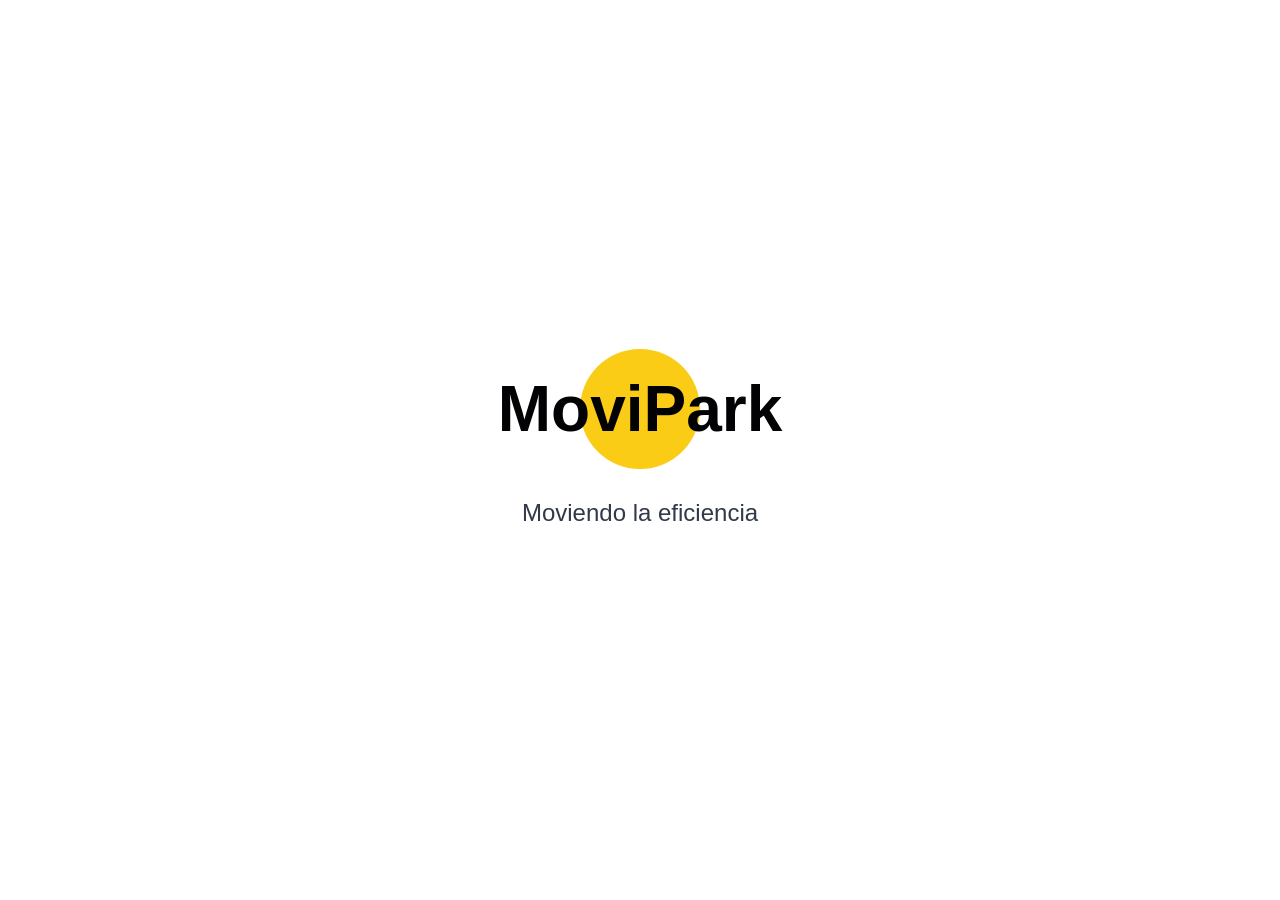
<file: index.html>
<!DOCTYPE html>
<html lang="es">
<head>
    <meta charset="UTF-8">
    <meta name="viewport" content="width=device-width, initial-scale=1.0">
    <title>MoviPark</title>
    <script src="js/logo-component.js" defer></script>
    <link rel="stylesheet" href="css/index.css">
</head>
<body>
    <div class="splash-container">
        <movipark-logo></movipark-logo>
        <p class="splash-text">Moviendo la eficiencia</p>
    </div>
    <script>
        setTimeout(() => {
            window.location.href = "login.html";
        }, 5000);
    </script>
</body>
</html>
</file>
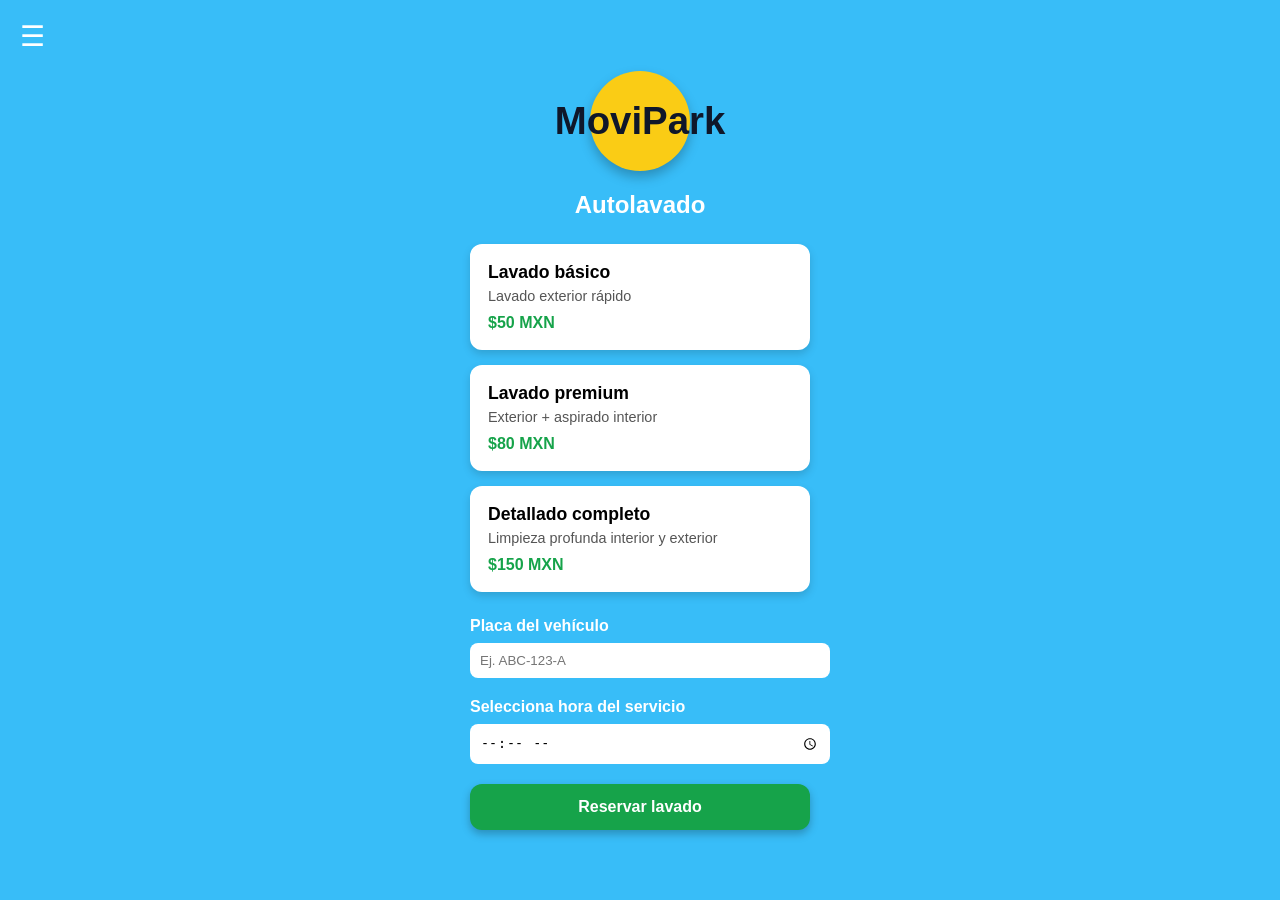
<file: autolavado.html>
<!DOCTYPE html>
<html lang="es">
<head>
<link rel="stylesheet" href="css/menu.css">
<meta charset="UTF-8">
<meta name="viewport" content="width=device-width, initial-scale=1.0">
<title>Autolavado | MoviPark</title>
<link rel="stylesheet" href="css/autolavado.css">
</head>

<body>
<div id="menu-container"></div>

<script>
fetch("components/menu.html")
.then(response => response.text())
.then(data => {
document.getElementById("menu-container").innerHTML = data
})
</script>

<script src="js/menu.js"></script>
<div class="container">

<!-- Logo -->
<div class="logo-container">
<div class="circle">
<h1>MoviPark</h1>
</div>
</div>

<h2 class="titulo">Autolavado</h2>

<!-- TARJETAS DE SERVICIO -->

<div class="servicios">

<div class="card-servicio" onclick="seleccionarServicio(this,'Lavado básico',50)">
<h3>Lavado básico</h3>
<p>Lavado exterior rápido</p>
<span>$50 MXN</span>
</div>

<div class="card-servicio" onclick="seleccionarServicio(this,'Lavado premium',80)">
<h3>Lavado premium</h3>
<p>Exterior + aspirado interior</p>
<span>$80 MXN</span>
</div>

<div class="card-servicio" onclick="seleccionarServicio(this,'Detallado completo',150)">
<h3>Detallado completo</h3>
<p>Limpieza profunda interior y exterior</p>
<span>$150 MXN</span>
</div>

</div>

<!-- PLACA DEL AUTO -->

<div class="placa">

<label>Placa del vehículo</label>
<input type="text" id="placaAuto" placeholder="Ej. ABC-123-A">

</div>

<!-- HORA DEL SERVICIO -->

<div class="horario">

<label>Selecciona hora del servicio</label>
<input type="time" id="horaLavado">

</div>

<!-- BOTON -->

<button class="btn-reservar" onclick="reservarLavado()">
Reservar lavado
</button>

</div>

<script>

let servicioSeleccionado=""
let precioServicio=0

function seleccionarServicio(elemento,nombre,precio){

document.querySelectorAll(".card-servicio").forEach(card=>{
card.classList.remove("seleccionado")
})

elemento.classList.add("seleccionado")

servicioSeleccionado=nombre
precioServicio=precio

}

function reservarLavado(){

const hora=document.getElementById("horaLavado").value
const placa=document.getElementById("placaAuto").value

if(servicioSeleccionado===""){
alert("Selecciona un servicio")
return
}

if(placa===""){
alert("Ingresa la placa del vehículo")
return
}

if(!hora){
alert("Selecciona una hora")
return
}

localStorage.setItem("servicioLavado",servicioSeleccionado)
localStorage.setItem("precioLavado",precioServicio)
localStorage.setItem("horaLavado",hora)
localStorage.setItem("placaAuto",placa)

window.location.href="pago_lavado.html"

}

</script>

</body>
</html>
</file>
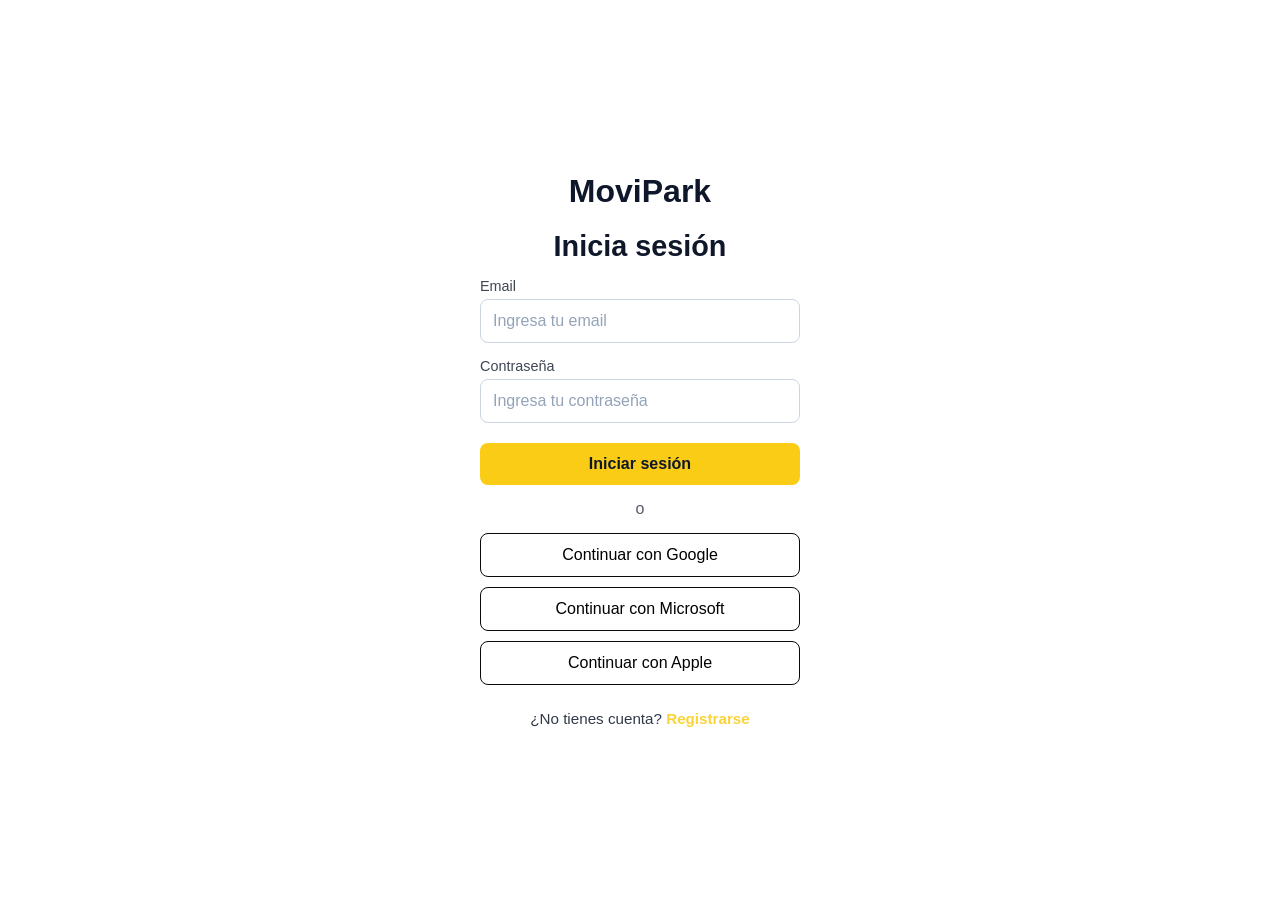
<file: login.html>
<!DOCTYPE html>
<html lang="es">
<head>
    <link rel="stylesheet" href="css/menu.css">
    <meta charset="UTF-8">
    <meta name="viewport" content="width=device-width, initial-scale=1.0">
    <title>Iniciar sesión | MoviPark</title>
    <link rel="stylesheet" href="css/base.css">
    <link rel="stylesheet" href="css/login.css">
</head>
<body class="login">
<div id="menu-container"></div>

<script>
fetch("components/menu.html")
.then(response => response.text())
.then(data => {
document.getElementById("menu-container").innerHTML = data
})
</script>

<script src="js/menu.js"></script>
    <div class="login-container">

        <!-- Logo -->
        <div class="circle">
            <h1>MoviPark</h1>
        </div>

        <!-- Título -->
        <h2 class="login-title">Inicia sesión</h2>

        <!-- Formulario -->
        <form class="login-form" onsubmit="login(event)">
            <label>Email</label>
            <input type="email" placeholder="Ingresa tu email" required>
            <label>Contraseña</label>
            <input type="password" placeholder="Ingresa tu contraseña" required>
            <button type="submit" class="btn-primary">Iniciar sesión</button>
        </form>

        <p class="or-text">o</p>

        <button class="btn-secondary provider-btn google">Continuar con Google</button>
        <button class="btn-secondary provider-btn microsoft">Continuar con Microsoft</button>
        <button class="btn-secondary provider-btn apple">Continuar con Apple</button>

        <p class="register-text">¿No tienes cuenta? <a href="register.html">Registrarse</a></p>

    </div>

    <script>
        function login(event) {
            event.preventDefault(); // evita que el formulario recargue la página
            // Aquí podrías validar email/contraseña si quieres
            window.location.href = "service.html"; // redirige a la página de servicios
        }
    </script>

</body>
</html>
</file>
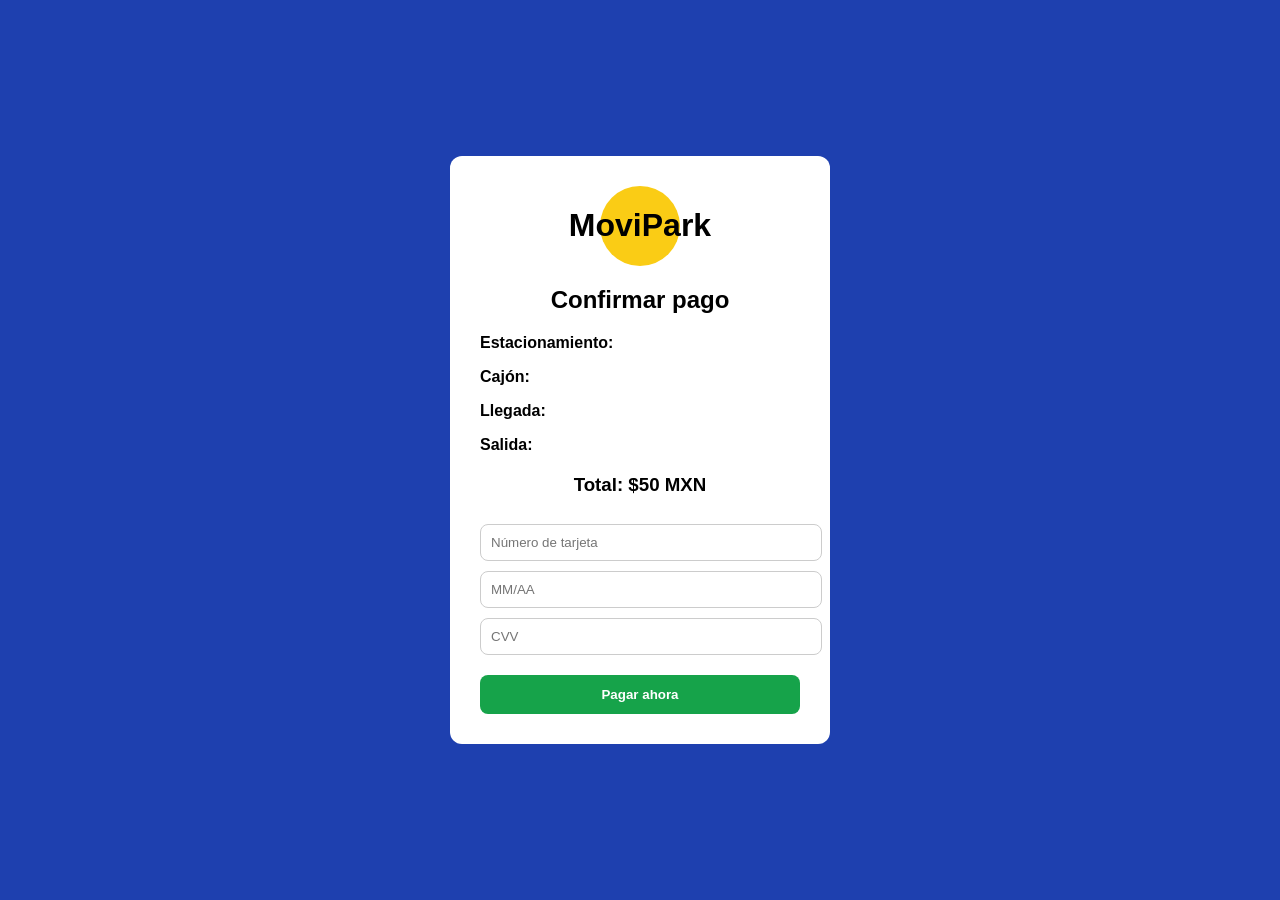
<file: pago.html>
<!DOCTYPE html>
<html lang="es">
<head>
<meta charset="UTF-8">
<meta name="viewport" content="width=device-width, initial-scale=1.0">
<title>Pago | MoviPark</title>
<link rel="stylesheet" href="css/pago.css">
</head>

<body>

<div class="container">

<div class="circle">
<h1>MoviPark</h1>
</div>

<h2>Confirmar pago</h2>

<div class="resumen">

<p><strong>Estacionamiento:</strong> <span id="estacionamiento"></span></p>

<p><strong>Cajón:</strong> <span id="cajon"></span></p>

<p><strong>Llegada:</strong> <span id="llegada"></span></p>

<p><strong>Salida:</strong> <span id="salida"></span></p>

</div>

<h3>Total: $50 MXN</h3>

<input type="text" placeholder="Número de tarjeta">
<input type="text" placeholder="MM/AA">
<input type="text" placeholder="CVV">

<button onclick="pagar()">Pagar ahora</button>

</div>

<script>

document.getElementById("estacionamiento").textContent =
localStorage.getItem("estacionamiento")

document.getElementById("cajon").textContent =
localStorage.getItem("cajon")

document.getElementById("llegada").textContent =
localStorage.getItem("llegada")

document.getElementById("salida").textContent =
localStorage.getItem("salida")

function pagar(){

alert("Pago realizado con éxito ✅")

window.location.href = "service.html"

}

</script>

</body>
</html>
</file>
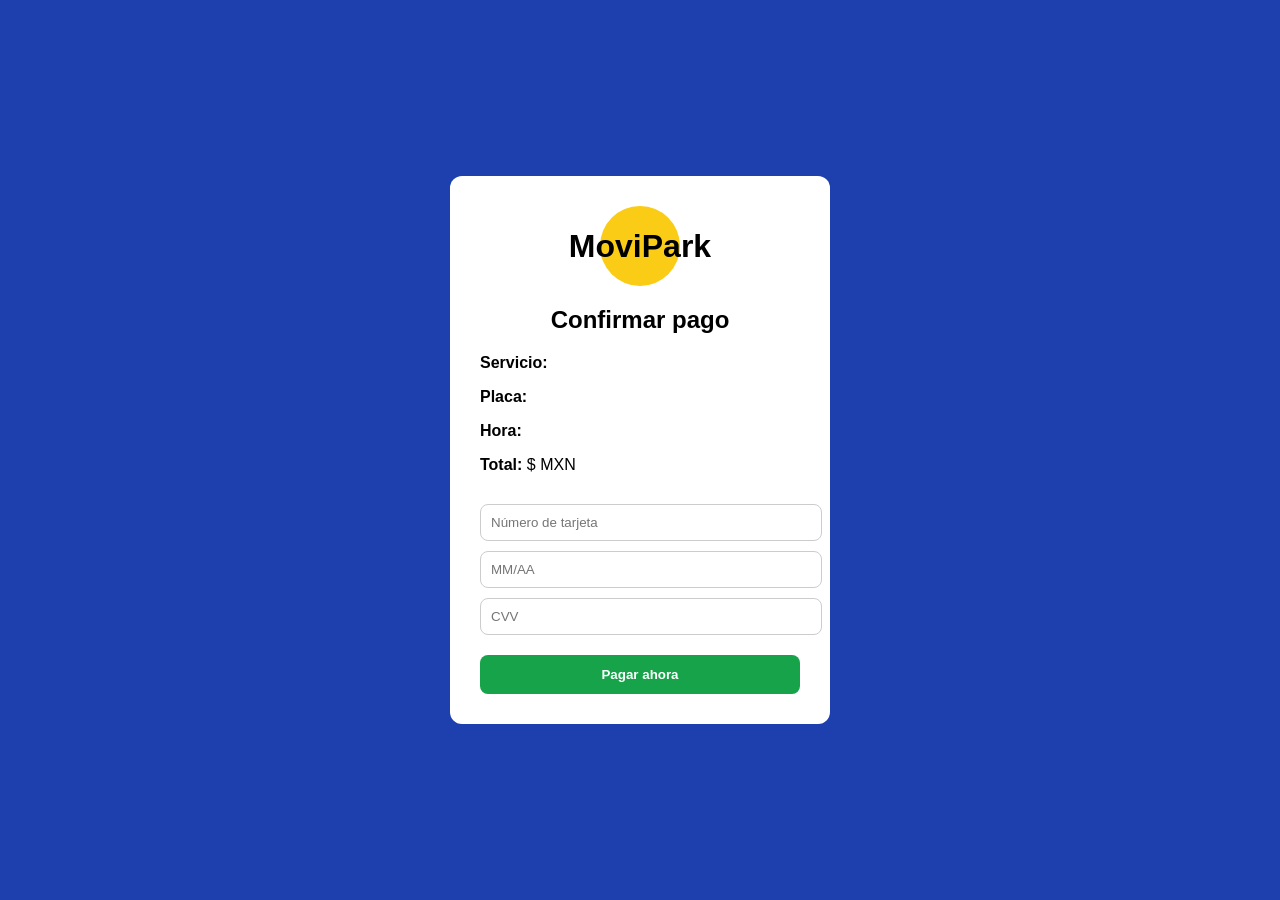
<file: pago_lavado.html>
<!DOCTYPE html>
<html lang="es">
<head>
<meta charset="UTF-8">
<meta name="viewport" content="width=device-width, initial-scale=1.0">
<title>Pago Autolavado | MoviPark</title>
<link rel="stylesheet" href="css/pago.css">
</head>

<body>

<div class="container">

<div class="circle">
<h1>MoviPark</h1>
</div>

<h2>Confirmar pago</h2>

<div class="resumen">

<p><strong>Servicio:</strong> <span id="servicio"></span></p>

<p><strong>Placa:</strong> <span id="placa"></span></p>

<p><strong>Hora:</strong> <span id="hora"></span></p>

<p><strong>Total:</strong> $<span id="precio"></span> MXN</p>

</div>

<input type="text" placeholder="Número de tarjeta">
<input type="text" placeholder="MM/AA">
<input type="text" placeholder="CVV">

<button onclick="pagar()">Pagar ahora</button>

</div>

<script>

document.getElementById("servicio").textContent =
localStorage.getItem("servicioLavado")

document.getElementById("placa").textContent =
localStorage.getItem("placaAuto")

document.getElementById("hora").textContent =
localStorage.getItem("horaLavado")

document.getElementById("precio").textContent =
localStorage.getItem("precioLavado")

function pagar(){

alert("Pago realizado con éxito ")

window.location.href="service.html"

}

</script>

</body>
</html>
</file>
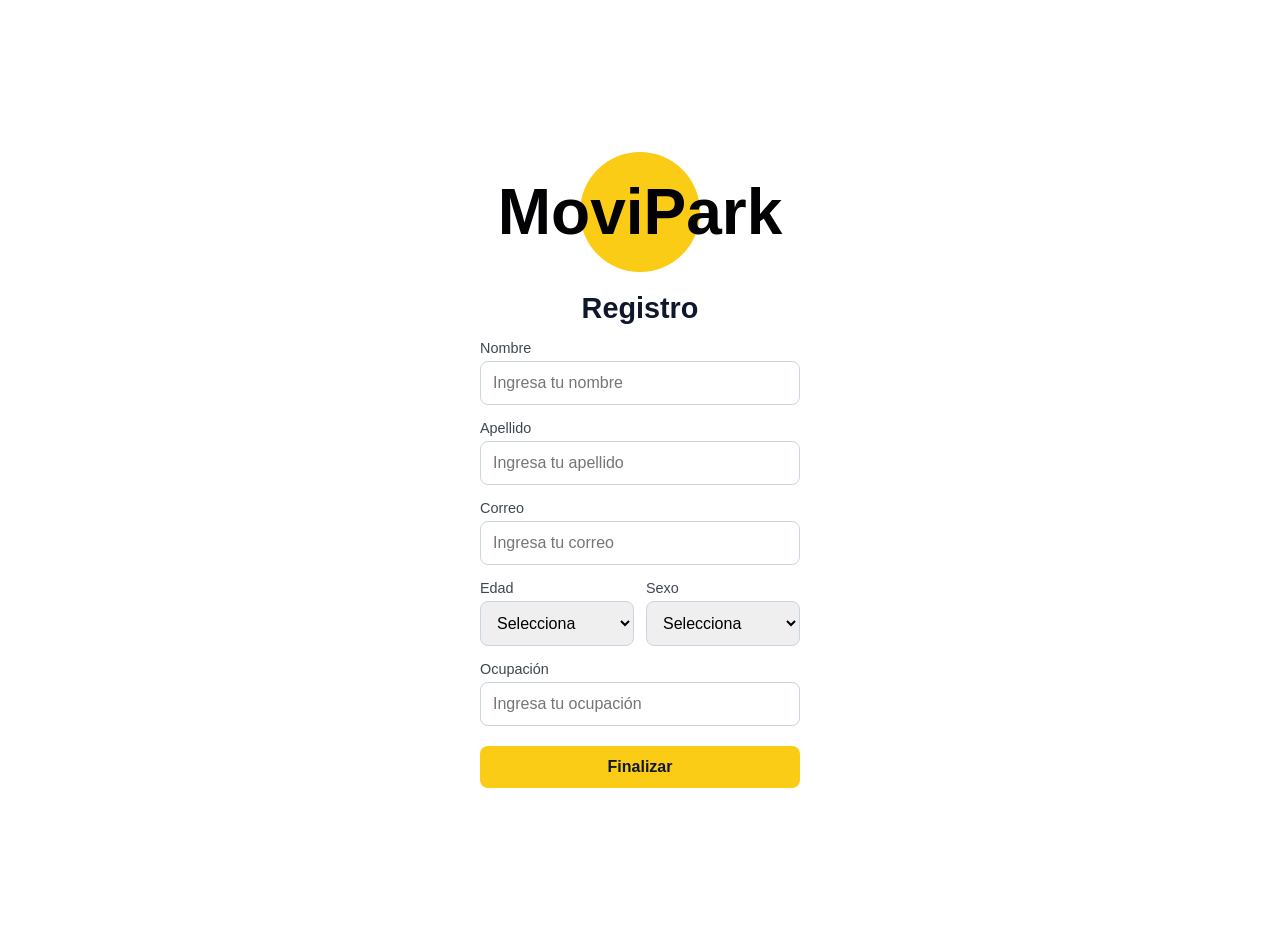
<file: register.html>
<!DOCTYPE html>
<html lang="es">
<head>
    <link rel="stylesheet" href="css/menu.css">
    <meta charset="UTF-8">
    <meta name="viewport" content="width=device-width, initial-scale=1.0">
    <title>Registro | MoviPark</title>
    <script src="js/logo-component.js" defer></script>
    <link rel="stylesheet" href="css/register.css">
</head>
<body>
<div id="menu-container"></div>

<script>
fetch("components/menu.html")
.then(response => response.text())
.then(data => {
document.getElementById("menu-container").innerHTML = data
})
</script>

<script src="js/menu.js"></script>
<div class="register-container">
    <movipark-logo></movipark-logo>

    <h2 class="register-title">Registro</h2>

    <form class="register-form" id="registerForm">
        <label for="nombre">Nombre</label>
        <input type="text" id="nombre" placeholder="Ingresa tu nombre" required>

        <label for="apellido">Apellido</label>
        <input type="text" id="apellido" placeholder="Ingresa tu apellido" required>

        <label for="correo">Correo</label>
        <input type="email" id="correo" placeholder="Ingresa tu correo" required>

        <div class="row">
            <div class="field">
                <label for="edad">Edad</label>
                <select id="edad" required>
                    <option value="">Selecciona</option>
                    <script>
                        for (let i = 15; i <= 40; i++) {
                            document.write(`<option value="${i}">${i}</option>`);
                        }
                    </script>
                </select>
            </div>

            <div class="field">
                <label for="sexo">Sexo</label>
                <select id="sexo" required>
                    <option value="">Selecciona</option>
                    <option>Masculino</option>
                    <option>Femenino</option>
                </select>
            </div>
        </div>

        <label for="ocupacion">Ocupación</label>
        <input type="text" id="ocupacion" placeholder="Ingresa tu ocupación" required>

        <button type="submit" class="btn-primary">Finalizar</button>
    </form>
</div>

<script>
    const form = document.getElementById('registerForm');

    form.addEventListener('submit', function(event) {
        event.preventDefault(); // Evita que se recargue la página

        // Puedes agregar validaciones extra aquí si quieres

        // Mostrar alerta de registro
        alert("Usuario registrado correctamente ✅");

        // Redirigir a login.html después del alert
        window.location.href = "login.html";
    });
</script>

</body>
</html>
</file>
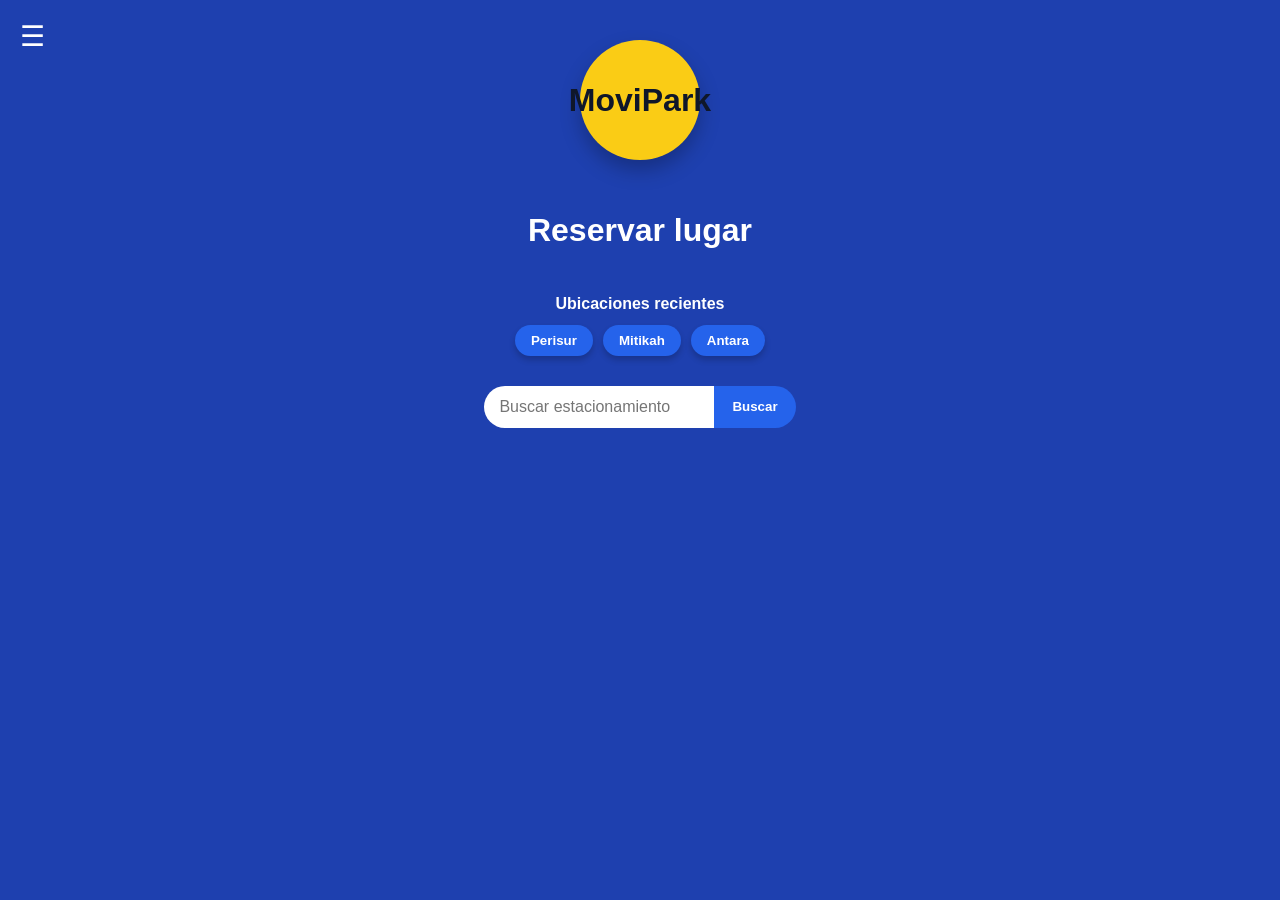
<file: reservar.html>
<!DOCTYPE html>
<html lang="es">
<head>

<link rel="stylesheet" href="css/menu.css">
<meta charset="UTF-8">
<meta name="viewport" content="width=device-width, initial-scale=1.0">

<title>Reservar lugar | MoviPark</title>

<link rel="stylesheet" href="css/reservar.css">

</head>

<body>

<div id="menu-container"></div>

<script>
fetch("components/menu.html")
.then(response => response.text())
.then(data => {
document.getElementById("menu-container").innerHTML = data
})
</script>

<script src="js/menu.js"></script>

<div class="container">

<div class="logo-container">
<div class="circle">
<h1>MoviPark</h1>
</div>
</div>

<h2 class="page-title">Reservar lugar</h2>

<div class="recientes-container">

<p> Ubicaciones recientes</p>

<div class="recientes-botones">
<button class="btn-reciente" onclick="buscarLugarPred('Perisur')">Perisur</button>
<button class="btn-reciente" onclick="buscarLugarPred('Mitikah')">Mitikah</button>
<button class="btn-reciente" onclick="buscarLugarPred('Antara')">Antara</button>
</div>

</div>

<div class="buscador-container">

<input type="text" id="buscador" placeholder="Buscar estacionamiento">

<button class="btn-primary" onclick="buscarLugar()">Buscar</button>

</div>

<div id="disponibilidad" class="disponibilidad"></div>

<div id="horario-container" class="horario-container" style="display:none;">

<div class="horario-box">
<label>Llegada</label>
<input type="time" id="horaLlegada">
</div>

<div class="horario-box">
<label>Salida</label>
<input type="time" id="horaSalida">
</div>

</div>

<h3 id="tituloMapa" style="display:none;">Selecciona tu cajón</h3>

<div id="mapa-estacionamiento" class="mapa"></div>

<button id="btnReservar" class="btn-reservar" style="display:none;">
Reservar ahora
</button>

</div>

<script src="js/reservar.js"></script>

</body>
</html>
</file>
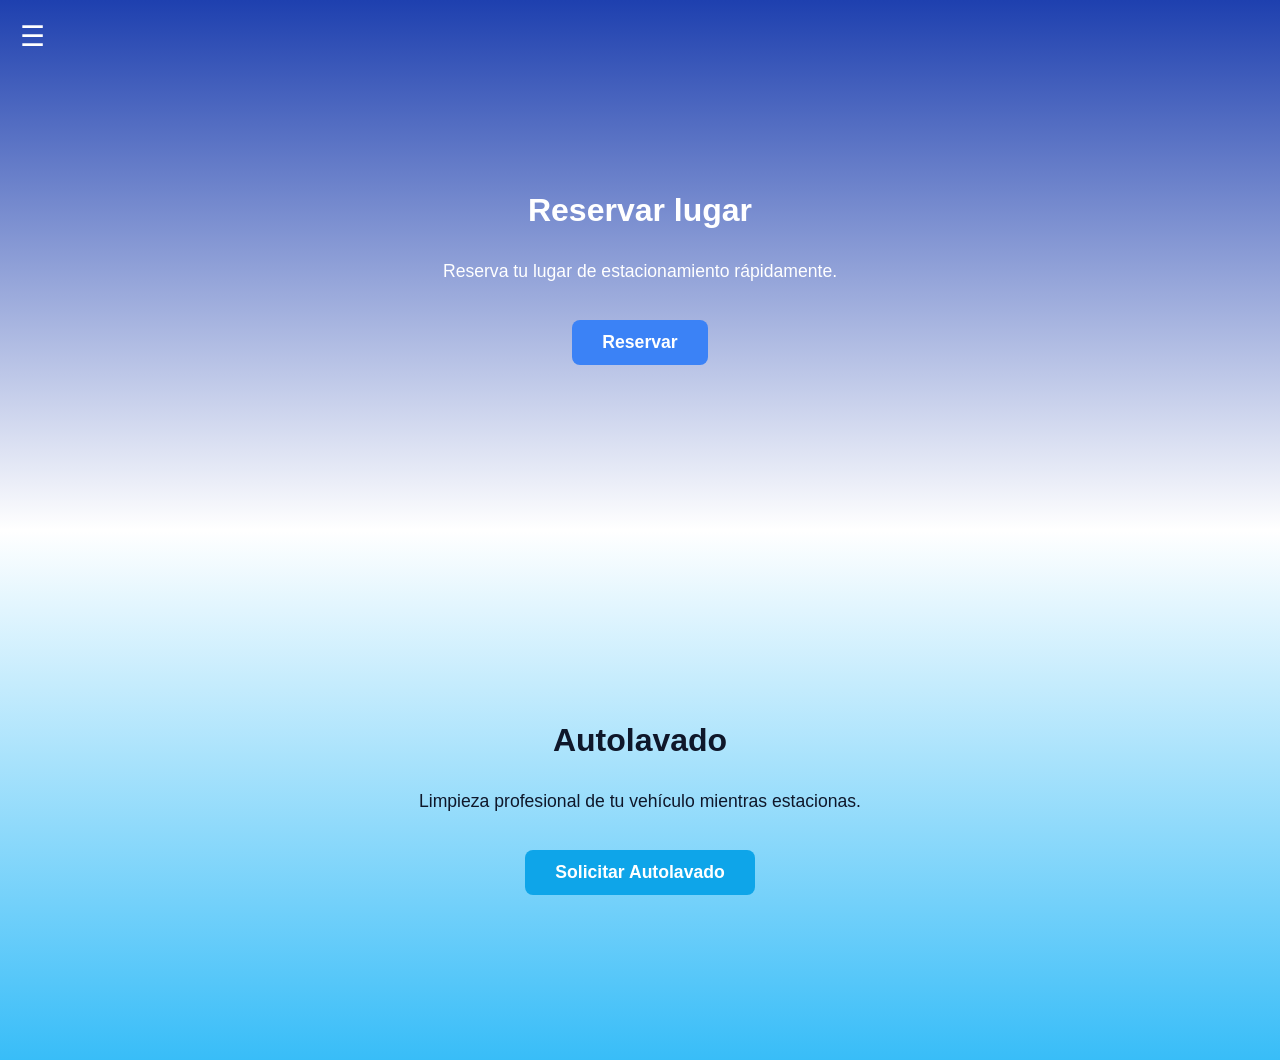
<file: service.html>
<!DOCTYPE html>
<html lang="es">
<head>
    <link rel="stylesheet" href="css/menu.css">
    <meta charset="UTF-8">
    <meta name="viewport" content="width=device-width, initial-scale=1.0">
    <title>Servicios | MoviPark</title>
    <link rel="stylesheet" href="css/service.css">
</head>
<body>
<div id="menu-container"></div>

<script>
fetch("components/menu.html")
.then(response => response.text())
.then(data => {
document.getElementById("menu-container").innerHTML = data
})
</script>

<script src="js/menu.js"></script>
    <!-- Contenido -->
    <main class="service-main">

        <!-- Parte superior: Reservar lugar -->
        <section class="service-section reservar">
            <h2>Reservar lugar</h2>
            <p>Reserva tu lugar de estacionamiento rápidamente.</p>
            <button class="service-btn" onclick="location.href='reservar.html'">Reservar</button>
        </section>

        <!-- Parte inferior: Autolavado -->
        <section class="service-section autolavado">
            <h2>Autolavado</h2>
            <p>Limpieza profesional de tu vehículo mientras estacionas.</p>
            <button class="service-btn" onclick="location.href='autolavado.html'">Solicitar Autolavado</button>
        </section>

    </main>

</body>
</html>
</file>
<file: css/index.css>
/* index.css */

/* Reset básico y centrado completo */
body, html {
    height: 100%;
    margin: 0;
    padding: 0;
    font-family: Arial, Helvetica, sans-serif;
    background: #ffffff;
}

.splash-container {
    display: flex;
    flex-direction: column;
    justify-content: center; /* centra vertical */
    align-items: center;     /* centra horizontal */
    height: 100vh;           /* ocupa toda la pantalla */
    text-align: center;
}

.splash-text {
    margin-top: 30px;
    font-size: 1.5rem;
    color: #0f172a;
    opacity: 0.85;
}

/* Responsive */
@media (max-width: 480px) {
    .splash-text {
        font-size: 1.2rem;
    }
}
</file>
<file: css/menu.css>
/* BOTON MENU */

.menu-btn{
position:fixed;
top:20px;
left:20px;
font-size:28px;
cursor:pointer;
color:white;
z-index:1000;
}

/* MENU */

.menu-lateral{

position:fixed;
top:0;
left:-260px;
width:260px;
height:100%;
background:#0f172a;
display:flex;
flex-direction:column;
padding-top:20px;
transition:0.3s;
z-index:999;

}

.menu-header{

text-align:center;
color:white;
padding:20px;
font-size:1.3rem;
border-bottom:1px solid rgba(255,255,255,0.2);

}

.menu-lateral a{

color:white;
text-decoration:none;
padding:15px 25px;
font-size:1.1rem;
transition:0.2s;

}

.menu-lateral a:hover{

background:#1e293b;

}
</file>
<file: css/autolavado.css>
body{
margin:0;
font-family:Arial;
background:#38bdf8;
display:flex;
justify-content:center;
align-items:center;
height:100vh;
color:white;
}

.container{
width:340px;
text-align:center;
}

/* LOGO */

.logo-container{
margin-bottom:20px;
}

.circle{
width:100px;
height:100px;
background:#facc15;
border-radius:50%;
display:flex;
justify-content:center;
align-items:center;
margin:auto;
color:#0f172a;
font-weight:bold;
font-size:1.2rem;
box-shadow:0 6px 12px rgba(0,0,0,0.25);
}

/* TITULO */

.titulo{
margin-bottom:25px;
}

/* TARJETAS */

.servicios{
display:flex;
flex-direction:column;
gap:15px;
margin-bottom:25px;
}

.card-servicio{
background:white;
color:black;
padding:18px;
border-radius:12px;
text-align:left;
cursor:pointer;
transition:0.25s;
box-shadow:0 4px 8px rgba(0,0,0,0.15);
}

.card-servicio h3{
margin:0;
font-size:1.1rem;
}

.card-servicio p{
margin:5px 0 10px 0;
font-size:0.9rem;
color:#555;
}

.card-servicio span{
font-weight:bold;
color:#16a34a;
}

.card-servicio:hover{
transform:translateY(-3px);
box-shadow:0 6px 12px rgba(0,0,0,0.25);
}

/* TARJETA SELECCIONADA */

.seleccionado{
border:3px solid #16a34a;
}

/* HORARIO */

.horario{
margin-bottom:20px;
text-align:left;
}

.horario label{
font-weight:bold;
}

input{
margin-top:8px;
padding:10px;
border-radius:8px;
border:none;
width:100%;
}

/* BOTON */

.btn-reservar{
background:#16a34a;
border:none;
padding:14px;
width:100%;
border-radius:12px;
color:white;
font-weight:bold;
cursor:pointer;
font-size:1rem;
box-shadow:0 4px 8px rgba(0,0,0,0.25);
}

.btn-reservar:hover{
background:#15803d;
transform:translateY(-2px);
}
.auto{
margin-bottom:20px;
text-align:left;
}

.auto label{
font-weight:bold;
}

.auto input{
margin-top:8px;
padding:10px;
border-radius:8px;
border:none;
width:100%;
}
.placa{
margin-bottom:20px;
text-align:left;
}

.placa label{
font-weight:bold;
}

.placa input{
margin-top:8px;
padding:10px;
border-radius:8px;
border:none;
width:100%;
}
</file>
<file: css/base.css>
/* RESET */
* {
    margin: 0;
    padding: 0;
    box-sizing: border-box;
    font-family: Arial, Helvetica, sans-serif;
}

body {
    background: white;
    color: #0f172a;
}

/* Inputs comunes */
input, select {
    background: white;
    color: #0f172a;
    border: 1.5px solid #cbd5e1;
    outline: none;
    padding: 12px;
    border-radius: 8px;
    font-size: 1rem;
    margin-bottom: 15px;
}

input::placeholder {
    color: #94a3b8;
}

input:focus, select:focus {
    border-color: #facc15;
}

/* Botones generales */
.btn-primary {
    padding: 12px;
    background: #facc15;
    color: #0f172a;
    border-radius: 8px;
    font-weight: bold;
    cursor: pointer;
}

.btn-primary:hover {
    background: #eab308;
}

.btn-secondary {
    padding: 10px;
    background: transparent;
    border: 1px solid #facc15;
    color: #facc15;
    border-radius: 8px;
    cursor: pointer;
}

.btn-secondary:hover {
    background: rgba(7,7,7,0.1);
}

/* Provider buttons */
.provider-btn {
    width: 100%;
    margin-bottom: 10px;
    border-radius: 8px;
    font-size: 0.95rem;
    cursor: pointer;
    padding: 12px;
}

.provider-btn.google { background:#fff; color:#000; }
.provider-btn.google:hover { background:#ea4335; color:#fff; }
.provider-btn.microsoft { background:#fff; color:#000; }
.provider-btn.microsoft:hover { background:#2563eb; color:#fff; }
.provider-btn.apple { background:#fff; color:#000; }
.provider-btn.apple:hover { background:#000; color:#fff; }
</file>
<file: css/login.css>
/* login.css */

/* Reset básico */
body, html {
    height: 100%;
    margin: 0;
    padding: 0;
    font-family: Arial, Helvetica, sans-serif;
    background: #ffffff;
}

.login-container {
    display: flex;
    flex-direction: column;
    justify-content: center;  /* centra verticalmente */
    align-items: center;      /* centra horizontalmente */
    min-height: 100vh;
    text-align: center;
    padding: 20px;
}

.login-title {
    margin: 20px 0 15px;
    font-size: 1.8rem;
    color: #0f172a;
}

.login-form {
    display: flex;
    flex-direction: column;
    width: 100%;
    max-width: 320px;
}

.login-form label {
    text-align: left;
    margin-bottom: 5px;
    font-size: 0.9rem;
    color: #0f172a;
    opacity: 0.8;
}

.login-form input {
    padding: 12px;
    margin-bottom: 15px;
    border-radius: 8px;
    border: 1.5px solid #cbd5e1;
    font-size: 1rem;
    outline: none;
}

.login-form input:focus {
    border-color: #0b0b0b;
}

.btn-primary {
    padding: 12px;
    background: #facc15;
    color: #0f172a;
    border: none;
    border-radius: 8px;
    font-size: 1rem;
    font-weight: bold;
    cursor: pointer;
    margin-top: 5px;
}

.btn-primary:hover {
    background: #eab308;
}

.or-text {
    margin: 15px 0;
    opacity: 0.7;
}

.btn-secondary {
    width: 100%;
    max-width: 320px;
    padding: 12px;
    margin-bottom: 10px;
    border-radius: 8px;
    font-size: 1rem;
    cursor: pointer;
    border: 1px solid #090909;
    background: transparent;
    color: #090909;
}

.btn-secondary.google:hover {
    background: #ea4335;
    color: white;
    border-color: #ea4335;
}

.btn-secondary.apple:hover {
    background: #000;
    color: white;
    border-color: #090909;
}

.register-text {
    margin-top: 15px;
    font-size: 0.95rem;
    color: #0f172a;
    opacity: 0.85;
}

.register-text a {
    color: #facc15;
    font-weight: bold;
    text-decoration: none;
}

/* Responsive */
@media (max-width: 480px) {
    .login-title {
        font-size: 1.5rem;
    }

    .login-form input,
    .btn-primary,
    .btn-secondary {
        font-size: 0.95rem;
    }
}
</file>
<file: css/pago.css>
body{
margin:0;
font-family:Arial;
background:#1e40af;
display:flex;
justify-content:center;
align-items:center;
height:100vh;
color:white;
}

.container{
background:white;
color:black;
padding:30px;
border-radius:12px;
width:320px;
text-align:center;
}

.circle{
width:80px;
height:80px;
background:#facc15;
border-radius:50%;
display:flex;
align-items:center;
justify-content:center;
margin:auto;
margin-bottom:20px;
}

input{
width:100%;
padding:10px;
margin-top:10px;
border-radius:8px;
border:1px solid #ccc;
}

button{
margin-top:20px;
width:100%;
padding:12px;
background:#16a34a;
border:none;
color:white;
font-weight:bold;
border-radius:8px;
cursor:pointer;
}

button:hover{
background:#15803d;
}

.resumen{
margin:20px 0;
text-align:left;
}
</file>
<file: css/register.css>
/* register.css */

/* Reset básico */
body, html {
    height: 100%;
    margin: 0;
    padding: 0;
    font-family: Arial, Helvetica, sans-serif;
    background: #ffffff;
}

.register-container {
    display: flex;
    flex-direction: column;
    justify-content: center;  /* centra verticalmente */
    align-items: center;      /* centra horizontalmente */
    min-height: 100vh;
    text-align: center;
    padding: 20px;
}

.register-title {
    margin: 20px 0 15px;
    font-size: 1.8rem;
    color: #0f172a;
}

.register-form {
    display: flex;
    flex-direction: column;
    width: 100%;
    max-width: 320px;
}

.register-form label {
    text-align: left;
    margin-bottom: 5px;
    font-size: 0.9rem;
    color: #0f172a;
    opacity: 0.8;
}

.register-form input,
.register-form select {
    padding: 12px;
    margin-bottom: 15px;
    border-radius: 8px;
    border: 1.5px solid #cbd5e1;
    font-size: 1rem;
    outline: none;
}

.register-form input:focus,
.register-form select:focus {
    border-color: #facc15;
}

/* Fila doble: Edad y Sexo */
.row {
    display: flex;
    gap: 12px;
}

.field {
    flex: 1;
    display: flex;
    flex-direction: column;
}

/* Botón */
.btn-primary {
    padding: 12px;
    background: #facc15;
    color: #0f172a;
    border: none;
    border-radius: 8px;
    font-size: 1rem;
    font-weight: bold;
    cursor: pointer;
    margin-top: 5px;
}

.btn-primary:hover {
    background: #eab308;
}

/* Responsive */
@media (max-width: 480px) {
    .register-title {
        font-size: 1.5rem;
    }

    .register-form input,
    .register-form select,
    .btn-primary {
        font-size: 0.95rem;
    }
}
</file>
<file: css/reservar.css>
/* ==========================
   RESET GENERAL
========================== */

body, html{
height:100%;
margin:0;
padding:0;
font-family:Arial, Helvetica, sans-serif;
background:#1e40af;
color:white;
display:flex;
justify-content:center;
}


/* ==========================
   CONTENEDOR PRINCIPAL
========================== */

.container{
width:90%;
max-width:420px;
text-align:center;
padding-top:40px;
display:flex;
flex-direction:column;
align-items:center;
}


/* ==========================
   LOGO
========================== */

.logo-container{
margin-bottom:25px;
flex-shrink:0;
}

.circle{
width:120px;
height:120px;
background:#facc15;
border-radius:50%;
display:flex;
align-items:center;
justify-content:center;
margin:auto;
box-shadow:0 10px 20px rgba(0,0,0,0.25);
}

.circle h1{
color:#0f172a;
font-size:2rem;
font-weight:bold;
}


/* ==========================
   TITULO
========================== */

.page-title{
font-size:2rem;
margin-bottom:30px;
}


/* ==========================
   BUSQUEDAS RECIENTES
========================== */

.recientes-container{
margin-bottom:30px;
}

.recientes-container p{
margin-bottom:12px;
font-weight:bold;
}

.recientes-botones{
display:flex;
justify-content:center;
gap:10px;
flex-wrap:wrap;
}

.btn-reciente{
background:#2563eb;
border:none;
color:white;
padding:8px 16px;
border-radius:20px;
cursor:pointer;
font-weight:bold;
transition:0.25s;
box-shadow:0 4px 6px rgba(0,0,0,0.2);
}

.btn-reciente:hover{
background:#3b82f6;
transform:translateY(-2px);
}


/* ==========================
   BUSCADOR
========================== */

.buscador-container{
display:flex;
justify-content:center;
margin-bottom:30px;
}

#buscador{
padding:12px 15px;
border:none;
border-radius:25px 0 0 25px;
width:200px;
outline:none;
font-size:1rem;
}

.btn-primary{
background:#2563eb;
color:white;
border:none;
padding:12px 18px;
border-radius:0 25px 25px 0;
cursor:pointer;
font-weight:bold;
}

.btn-primary:hover{
background:#1d4ed8;
}


/* ==========================
   DISPONIBILIDAD
========================== */

.disponibilidad{
margin:20px auto;
padding:12px;
border-radius:10px;
width:80%;
font-weight:bold;
min-height:24px;
}


/* ==========================
   HORARIOS
========================== */

.horario-container{

display:flex;
gap:20px;
justify-content:center;
align-items:center;
margin-top:20px;

}

.horario-box{
display:flex;
flex-direction:column;
}

.horario-box label{
margin-bottom:5px;
font-weight:bold;
}

.horario-box input{
padding:8px;
border:none;
border-radius:8px;
}


/* ==========================
   BOTON RESERVAR
========================== */

.btn-reservar{
background:#16a34a;
border:none;
padding:14px 30px;
border-radius:25px;
color:white;
font-weight:bold;
cursor:pointer;
transition:0.25s;
box-shadow:0 4px 6px rgba(0,0,0,0.25);
}

.btn-reservar:hover{
background:#15803d;
transform:translateY(-2px);
}


/* ==========================
   RESPONSIVE
========================== */

@media(max-width:480px){

#buscador{
width:150px;
}

.page-title{
font-size:1.6rem;
}

.btn-reciente{
padding:6px 14px;
font-size:0.9rem;
}

}
.loader{

margin-top:15px;
background:#2563eb;
color:white;
padding:10px;
border-radius:8px;
font-weight:bold;

}
.horario-container{
display:flex;
gap:15px;
margin-top:20px;
align-items:flex-end;
}

.horario-box{
flex:1;
display:flex;
flex-direction:column;
}

.horario-box label{
margin-bottom:5px;
font-size:14px;
}
.loader{
margin-top:15px;
background:#2563eb;
color:white;
padding:10px;
border-radius:8px;
font-weight:bold;
text-align:center;
}
/* ===== MAPA DE ESTACIONAMIENTO ===== */

.mapa{

display:grid;
grid-template-columns:repeat(5,70px);
gap:12px;
justify-content:center;
margin-top:25px;

}

.cajon{

width:70px;
height:70px;
border-radius:8px;

display:flex;
align-items:center;
justify-content:center;

font-weight:bold;
font-size:16px;

cursor:pointer;
transition:0.2s;

}

/* disponible */
.disponible{
background:#22c55e;
color:white;
}

/* ocupado */
.ocupado{
background:#ef4444;
color:white;
cursor:not-allowed;
}

/* seleccionado */
.seleccionado{
background:#2563eb;
color:white;
transform:scale(1.1);
}

.btn-reservar{

margin-top:50px;
padding:14px 28px;
font-size:16px;

display:block;
margin-left:auto;
margin-right:auto;

}
</file>
<file: css/service.css>
/* service.css */

/* Reset básico */
body, html {
    height: 100%;
    margin: 0;
    padding: 0;
    font-family: Arial, Helvetica, sans-serif;
}

body {
    display: flex;
    flex-direction: column;
    min-height: 100vh;
}

/* Contenedor principal */
.service-main {
    display: flex;
    flex-direction: column;
    flex: 1;
}

/* Secciones */
.service-section {
    height: 50vh; /* Cada sección ocupa mitad de la pantalla */
    display: flex;
    flex-direction: column;
    justify-content: center;
    align-items: center;
    text-align: center;
    padding: 40px 20px;
    color: white;
}

/* Reservar lugar → AZUL REY → blanco */
.service-section.reservar {
    background: linear-gradient(to bottom, #1e40af 0%, #ffffff 100%);
    color: #ffffff;
}

/* Autolavado → azul agua → blanco */
.service-section.autolavado {
    background: linear-gradient(to top, #38bdf8 0%, #ffffff 100%);
    color: #0f172a;
}

/* Titulos y textos */
.service-section h2 {
    font-size: 2rem;
    margin-bottom: 15px;
}

.service-section p {
    font-size: 1.1rem;
    max-width: 500px;
}

/* Responsive */
@media (max-width: 480px) {
    .service-section h2 {
        font-size: 1.5rem;
    }

    .service-section p {
        font-size: 1rem;
    }
}

/* Botones dentro de las secciones */
.service-btn {
    margin-top: 20px;
    padding: 12px 30px;
    font-size: 1.1rem;
    font-weight: bold;
    border: none;
    border-radius: 8px;
    cursor: pointer;
    transition: all 0.3s ease;
    color: white;
}

/* Botón en Reservar lugar → más claro para contraste */
.service-section.reservar .service-btn {
    background-color: #3b82f6; /* azul más claro que contraste con azul rey */
}

.service-section.reservar .service-btn:hover {
    background-color: #2563eb; /* azul más intenso al pasar el mouse */
}

/* Botón en Autolavado → azul más oscuro */
.service-section.autolavado .service-btn {
    background-color: #0ea5e9; /* azul agua intenso */
}

.service-section.autolavado .service-btn:hover {
    background-color: #0284c7; /* azul más oscuro al hover */
}
</file>
